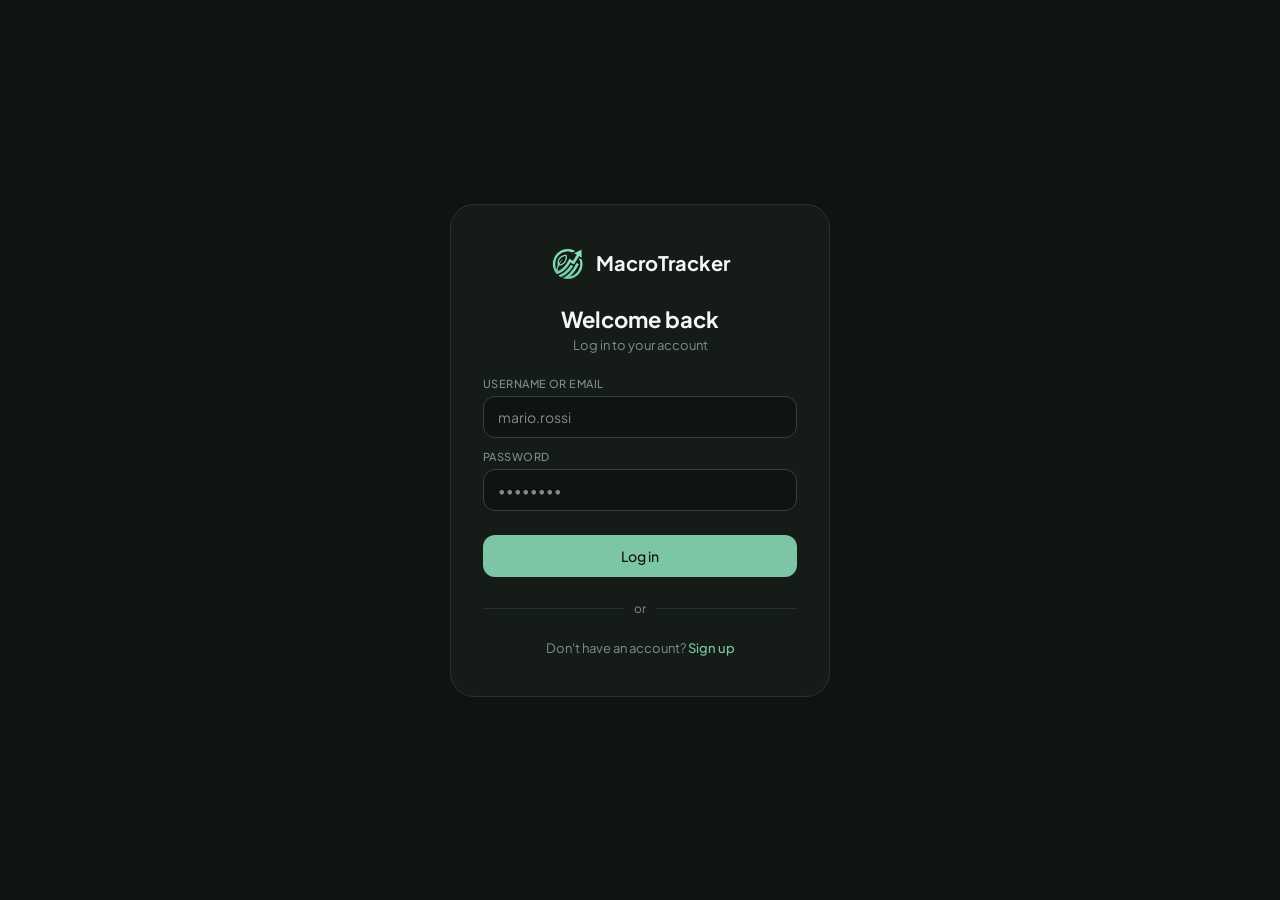
<file: login.html>
<!DOCTYPE html>
<html lang="en">
<head>
    <meta charset="UTF-8">
    <title>Login – MacroTracker</title>
    <link rel="stylesheet" href="css/login.css">
</head>
<body class="login-page">
    <div class="login-card">
        <div class="login-card__logo">
            <img src="assets/icon/macro.png" alt="">
            <span>MacroTracker</span>
        </div>
        <div class="login-card__heading">
            <h1>Welcome back</h1>
            <p>Log in to your account</p>
        </div>
        <div class="login-card__fields">
            <div class="field">
                <label class="field__label">Username or email</label>
                <input type="text" id="login-user" class="field__input" placeholder="mario.rossi">
            </div>
            <div class="field">
                <label class="field__label">Password</label>
                <input type="password" id="login-pass" class="field__input" placeholder="••••••••">
            </div>
        </div>
        <p id="login-error" class="login-card__error"></p>
        <button class="login-card__btn" id="loginBtn">Log in</button>
        <div class="login-card__divider">or</div>
        <p class="login-card__footer">
            Don't have an account? <a href="register.html">Sign up</a>
        </p>
    </div>
    <script src="js/modules/login.js" type="module"></script>
</body>
</html>
</file>
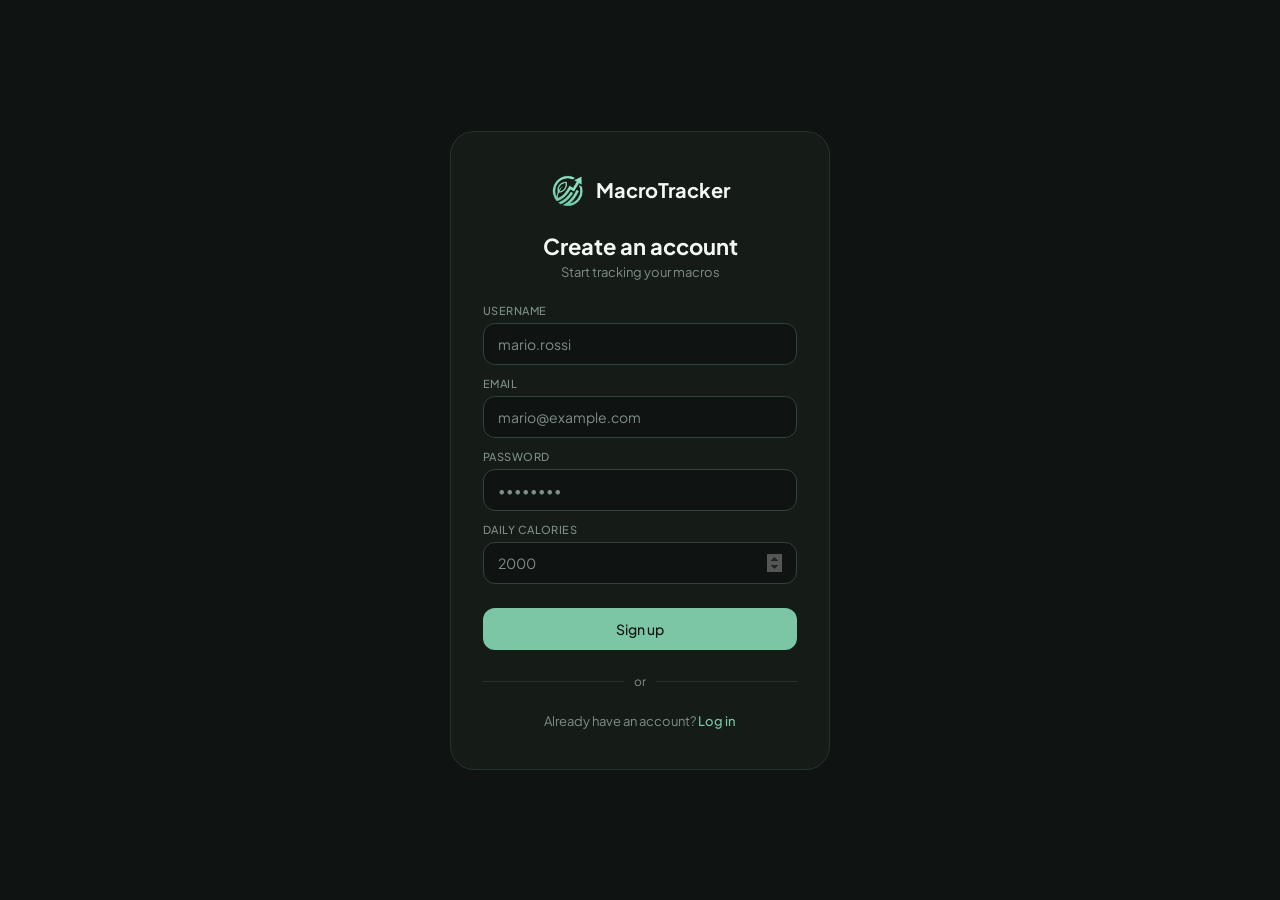
<file: register.html>
<!DOCTYPE html>
<html lang="en">
<head>
    <meta charset="UTF-8">
    <title>Register – MacroTracker</title>
    <link rel="stylesheet" href="css/login.css">
</head>
<body class="login-page">
    <div class="login-card">
        <div class="login-card__logo">
            <img src="assets/icon/macro.png" alt="">
            <span>MacroTracker</span>
        </div>
        <div class="login-card__heading">
            <h1>Create an account</h1>
            <p>Start tracking your macros</p>
        </div>
        <div class="login-card__fields">
            <div class="field">
                <label class="field__label">Username</label>
                <input type="text" id="reg-user" class="field__input" placeholder="mario.rossi">
            </div>
            <div class="field">
                <label class="field__label">Email</label>
                <input type="email" id="reg-email" class="field__input" placeholder="mario@example.com">
            </div>
            <div class="field">
                <label class="field__label">Password</label>
                <input type="password" id="reg-pass" class="field__input" placeholder="••••••••">
            </div>
            <div class="field">
                <label class="field__label">Daily calories</label>
                <input type="number" id="reg-calories" class="field__input" placeholder="2000" min="500" max="9000">
            </div>
        </div>
        <p id="reg-error" class="login-card__error"></p>
        <button class="login-card__btn" id="registerBtn">Sign up</button>
        <div class="login-card__divider">or</div>
        <p class="login-card__footer">
            Already have an account? <a href="login.html">Log in</a>
        </p>
    </div>
    <script src="js/modules/register.js" type="module"></script>
</body>
</html>
</file>
<file: css/login.css>
@import url('https://fonts.googleapis.com/css2?family=Plus+Jakarta+Sans:wght@400;500;600;700;800&display=swap');

:root {
    --bg-main: #0F1412;
    --bg-sidebar: #151C18;
    --bg-card: #1B2420;
    --bg-hover: #24302A;
    --color-primary: #7CC6A6;
    --color-primary-light: #9FE0C2;
    --border-light: #26332D;
    --text-primary: #F4F8F5;
    --text-muted: #7E8E86;
    --text-dark: #0F1412;
    --error: #E67E73;
    --radius-sm: 12px;
    --radius-lg: 24px;
}

* {
    box-sizing: border-box;
    margin: 0;
    padding: 0;
    font-family: 'Plus Jakarta Sans', sans-serif;
}

body {
    height: 100vh;
}

body.login-page {
    display: flex;
    align-items: center;
    justify-content: center;
    background-color: var(--bg-main);
    overflow: hidden;
}

.login-card {
    background-color: var(--bg-sidebar);
    border: 1px solid var(--border-light);
    border-radius: var(--radius-lg);
    padding: 2.5rem 2rem;
    width: 100%;
    max-width: 380px;
    display: flex;
    flex-direction: column;
    align-items: center;
    gap: 1.5rem;
}

.login-card__logo {
    display: flex;
    align-items: center;
    gap: 10px;
}

.login-card__logo img {
    height: 36px;
}

.login-card__logo span {
    color: var(--text-primary);
    font-size: 20px;
    font-weight: 700;
}

.login-card__heading {
    text-align: center;
}

.login-card__heading h1 {
    color: var(--text-primary);
    font-size: 22px;
    font-weight: 700;
    margin-bottom: 4px;
}

.login-card__heading p {
    color: var(--text-muted);
    font-size: 13px;
}

.login-card__fields {
    width: 100%;
    display: flex;
    flex-direction: column;
    gap: 12px;
}

.login-card__error {
    color: var(--error);
    font-size: 13px;
    display: none;
    width: 100%;
    text-align: center;
}

.login-card__btn {
    width: 100%;
    height: 42px;
    background: var(--color-primary);
    border: none;
    border-radius: var(--radius-sm);
    color: var(--text-dark);
    font-size: 14px;
    font-weight: 500;
    cursor: pointer;
    font-family: inherit;
    transition: background 0.2s;
}

.login-card__btn:hover {
    background: var(--color-primary-light);
}

.login-card__divider {
    width: 100%;
    display: flex;
    align-items: center;
    gap: 10px;
    color: var(--text-muted);
    font-size: 12px;
}

.login-card__divider::before,
.login-card__divider::after {
    content: '';
    flex: 1;
    height: 1px;
    background: var(--border-light);
}

.login-card__footer {
    color: var(--text-muted);
    font-size: 13px;
}

.login-card__footer a {
    color: var(--color-primary);
    text-decoration: none;
    font-weight: 500;
}

.login-card__footer a:hover {
    color: var(--color-primary-light);
}

.field {
    display: flex;
    flex-direction: column;
    gap: 6px;
    width: 100%;
}

.field__label {
    font-size: 11px;
    font-weight: 500;
    color: var(--text-muted);
    text-transform: uppercase;
    letter-spacing: 0.04em;
}

.field__input {
    width: 100%;
    height: 42px;
    padding: 0 14px;
    font-size: 14px;
    font-family: inherit;
    color: var(--text-primary);
    background: var(--bg-main);
    border: 1px solid var(--border-medium, #33423A);
    border-radius: var(--radius-sm);
    outline: none;
    transition: border-color 0.15s, box-shadow 0.15s;
    appearance: none;
    -webkit-appearance: none;
}

.field__input:focus {
    border-color: var(--color-primary-dark, #4F8A6D);
    box-shadow: 0 0 0 3px rgba(124, 198, 166, 0.12);
}

.field__input::placeholder {
    color: var(--text-muted);
}

.field__input[type="number"]::-webkit-inner-spin-button,
.field__input[type="number"]::-webkit-outer-spin-button {
    opacity: 0.3;
}
</file>
